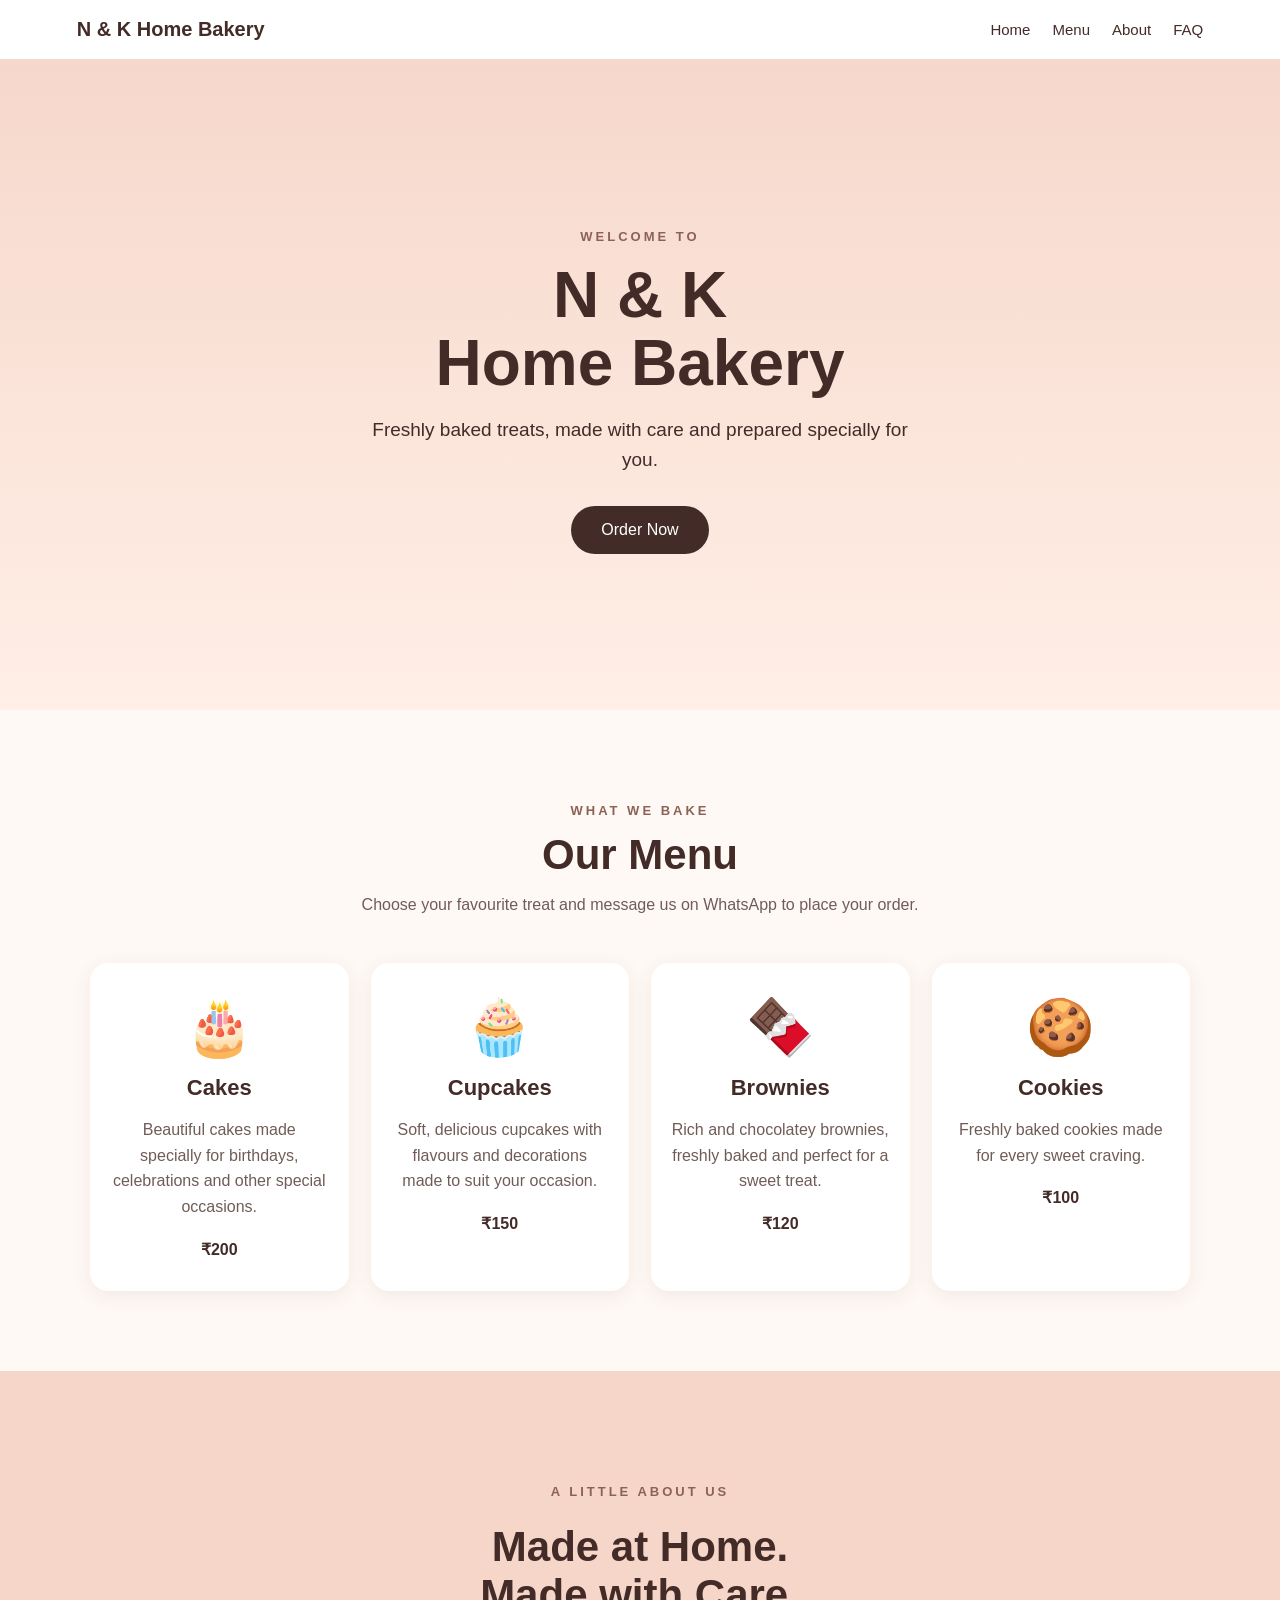
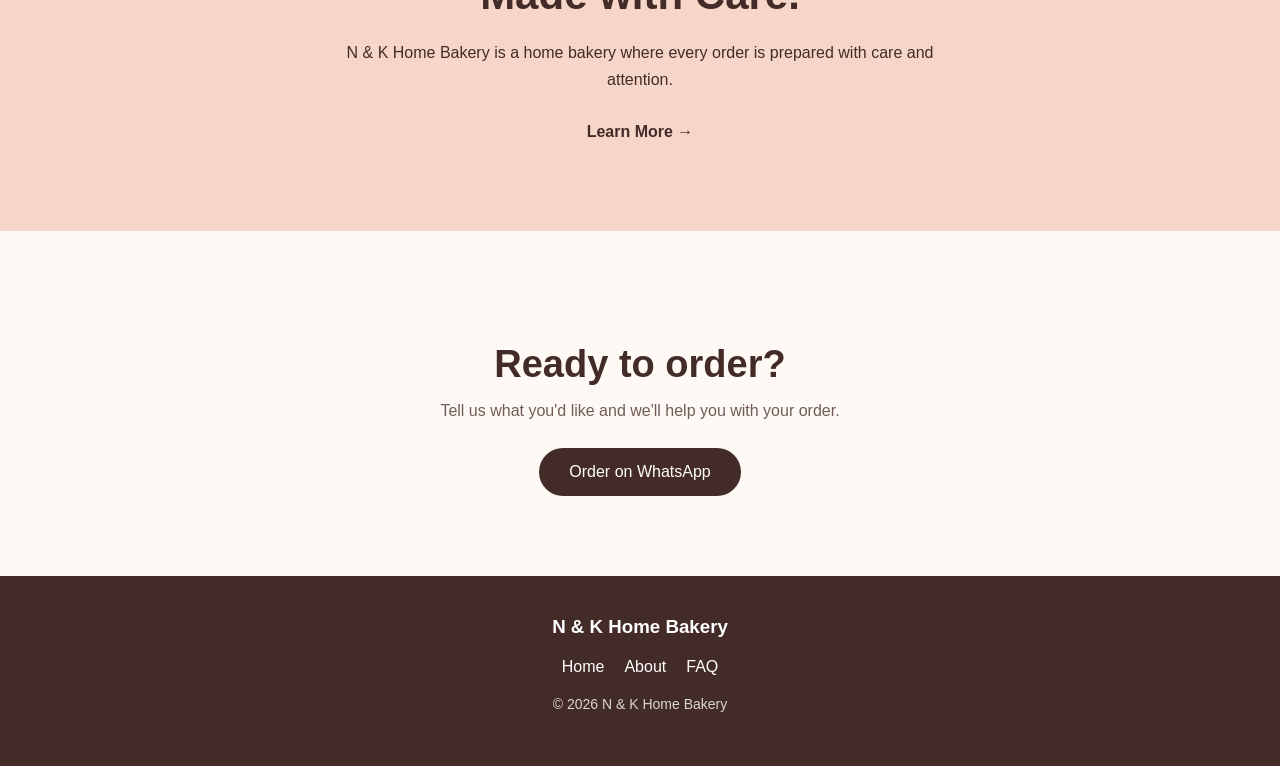
<file: index.html>
<!DOCTYPE html>
<html lang="en">

<head>
    <meta charset="UTF-8">
    <meta name="viewport" content="width=device-width, initial-scale=1.0">

    <title>N & K Home Bakery</title>

    <link rel="stylesheet" href="style.css">
</head>

<body>

    <!-- NAVIGATION -->

    <nav class="navbar">

        <div class="logo">
            N & K Home Bakery
        </div>

        <div class="nav-links">
            <a href="index.html">Home</a>
            <a href="#menu">Menu</a>
            <a href="about.html">About</a>
            <a href="faq.html">FAQ</a>
        </div>

    </nav>


    <!-- HERO -->

    <section class="hero">

        <div class="hero-content">

            <p class="small-title">WELCOME TO</p>

            <h1>N & K<br>Home Bakery</h1>

            <p class="hero-text">
                Freshly baked treats, made with care
                and prepared specially for you.
            </p>

            <a
                class="order-button"
                href="https://wa.me/917846822237?text=Hi%21%20I%27d%20like%20to%20place%20an%20order%20from%20N%20%26%20K%20Home%20Bakery."
                target="_blank">
                Order Now
            </a>

        </div>

    </section>


    <!-- MENU -->

    <section class="section" id="menu">

        <p class="section-label">WHAT WE BAKE</p>

        <h2>Our Menu</h2>

        <p class="section-intro">
            Choose your favourite treat and message us
            on WhatsApp to place your order.
        </p>


        <div class="menu-grid">


            <!-- CAKES -->

            <div class="menu-card">

                <div class="food-icon">🎂</div>

                <h3>Cakes</h3>

                <p>
                    Beautiful cakes made specially
                    for birthdays, celebrations and
                    other special occasions.
                </p>

                <span>₹200</span>

            </div>


            <!-- CUPCAKES -->

            <div class="menu-card">

                <div class="food-icon">🧁</div>

                <h3>Cupcakes</h3>

                <p>
                    Soft, delicious cupcakes with
                    flavours and decorations made
                    to suit your occasion.
                </p>

                <span>₹150</span>

            </div>


            <!-- BROWNIES -->

            <div class="menu-card">

                <div class="food-icon">🍫</div>

                <h3>Brownies</h3>

                <p>
                    Rich and chocolatey brownies,
                    freshly baked and perfect
                    for a sweet treat.
                </p>

                <span>₹120</span>

            </div>


            <!-- COOKIES -->

            <div class="menu-card">

                <div class="food-icon">🍪</div>

                <h3>Cookies</h3>

                <p>
                    Freshly baked cookies made
                    for every sweet craving.
                </p>

                <span>₹100</span>

            </div>

        </div>

    </section>


    <!-- ABOUT PREVIEW -->

    <section class="about-preview">

        <p class="section-label">A LITTLE ABOUT US</p>

        <h2>Made at Home.<br>Made with Care.</h2>

        <p>
            N & K Home Bakery is a home bakery
            where every order is prepared with
            care and attention.
        </p>

        <a class="text-button" href="about.html">
            Learn More →
        </a>

    </section>


    <!-- ORDER -->

    <section class="order-section">

        <h2>Ready to order?</h2>

        <p>
            Tell us what you'd like and we'll
            help you with your order.
        </p>

        <a
            class="order-button"
            href="https://wa.me/917846822237?text=Hi%21%20I%27d%20like%20to%20place%20an%20order%20from%20N%20%26%20K%20Home%20Bakery."
            target="_blank">
            Order on WhatsApp
        </a>

    </section>


    <!-- FOOTER -->

    <footer>

        <h3>N & K Home Bakery</h3>

        <div class="footer-links">
            <a href="index.html">Home</a>
            <a href="about.html">About</a>
            <a href="faq.html">FAQ</a>
        </div>

        <p>© 2026 N & K Home Bakery</p>

    </footer>


</body>
</html>
</file>
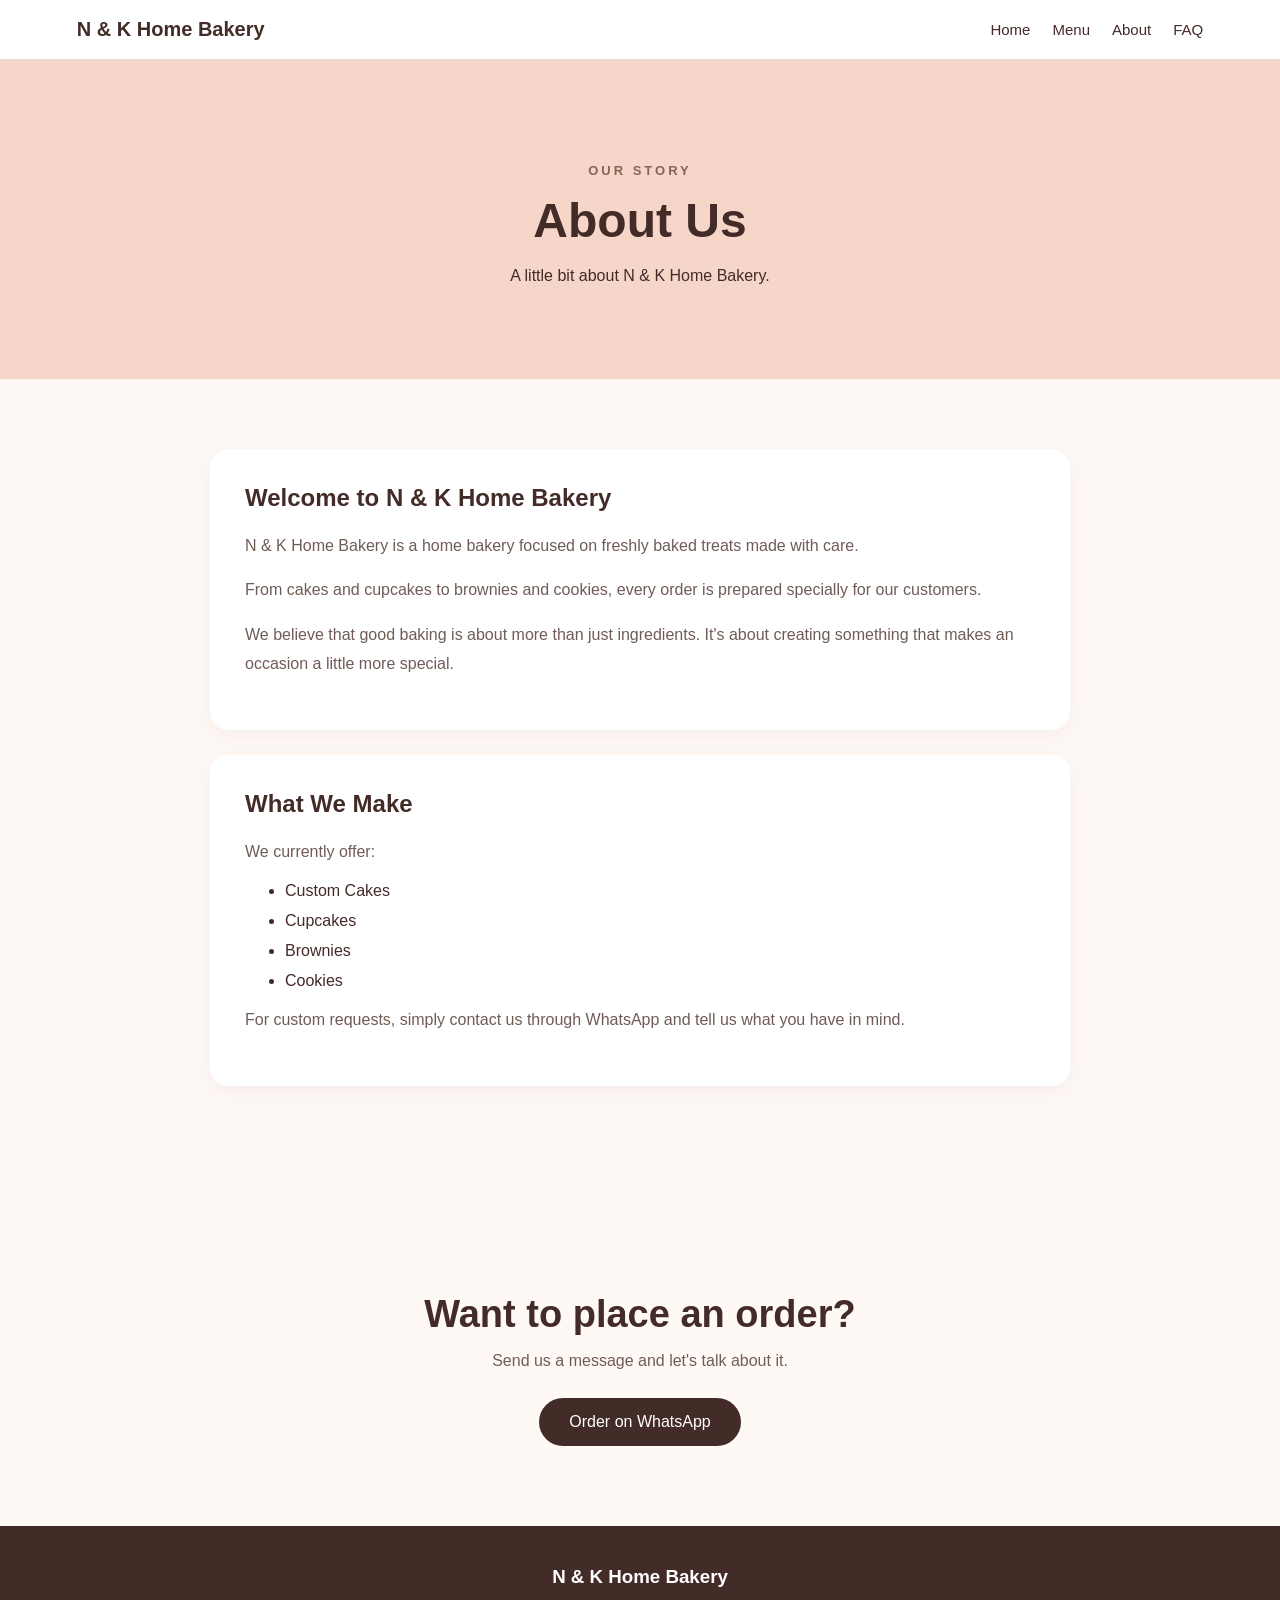
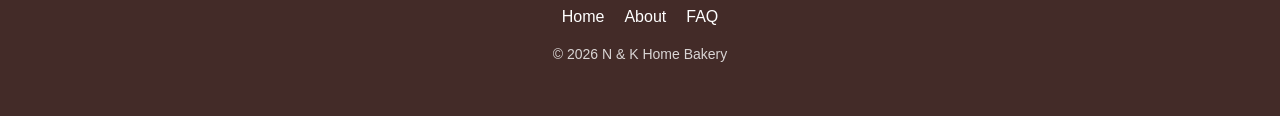
<file: about.html>
<!DOCTYPE html>
<html lang="en">

<head>

    <meta charset="UTF-8">
    <meta name="viewport" content="width=device-width, initial-scale=1.0">

    <title>About | N & K Home Bakery</title>

    <link rel="stylesheet" href="style.css">

</head>

<body>


    <!-- NAVIGATION -->

    <nav class="navbar">

        <div class="logo">
            N & K Home Bakery
        </div>

        <div class="nav-links">
            <a href="index.html">Home</a>
            <a href="index.html#menu">Menu</a>
            <a href="about.html">About</a>
            <a href="faq.html">FAQ</a>
        </div>

    </nav>


    <!-- PAGE HERO -->

    <section class="page-hero">

        <p class="section-label">OUR STORY</p>

        <h1>About Us</h1>

        <p>
            A little bit about N & K Home Bakery.
        </p>

    </section>


    <!-- ABOUT CONTENT -->

    <section class="about-page">

        <div class="about-box">

            <h2>Welcome to N & K Home Bakery</h2>

            <p>
                N & K Home Bakery is a home bakery
                focused on freshly baked treats made
                with care.
            </p>

            <p>
                From cakes and cupcakes to brownies
                and cookies, every order is prepared
                specially for our customers.
            </p>

            <p>
                We believe that good baking is about
                more than just ingredients. It's about
                creating something that makes an
                occasion a little more special.
            </p>

        </div>


        <div class="about-box">

            <h2>What We Make</h2>

            <p>
                We currently offer:
            </p>

            <ul>

                <li>Custom Cakes</li>

                <li>Cupcakes</li>

                <li>Brownies</li>

                <li>Cookies</li>

            </ul>

            <p>
                For custom requests, simply contact us
                through WhatsApp and tell us what you
                have in mind.
            </p>

        </div>

    </section>


    <!-- ORDER -->

    <section class="order-section">

        <h2>Want to place an order?</h2>

        <p>
            Send us a message and let's talk about it.
        </p>

        <a
            class="order-button"
            href="https://wa.me/917846822237?text=Hi%21%20I%27d%20like%20to%20place%20an%20order%20from%20N%20%26%20K%20Home%20Bakery."
            target="_blank">
            Order on WhatsApp
        </a>

    </section>


    <!-- FOOTER -->

    <footer>

        <h3>N & K Home Bakery</h3>

        <div class="footer-links">
            <a href="index.html">Home</a>
            <a href="about.html">About</a>
            <a href="faq.html">FAQ</a>
        </div>

        <p>© 2026 N & K Home Bakery</p>

    </footer>


</body>
</html>
</file>
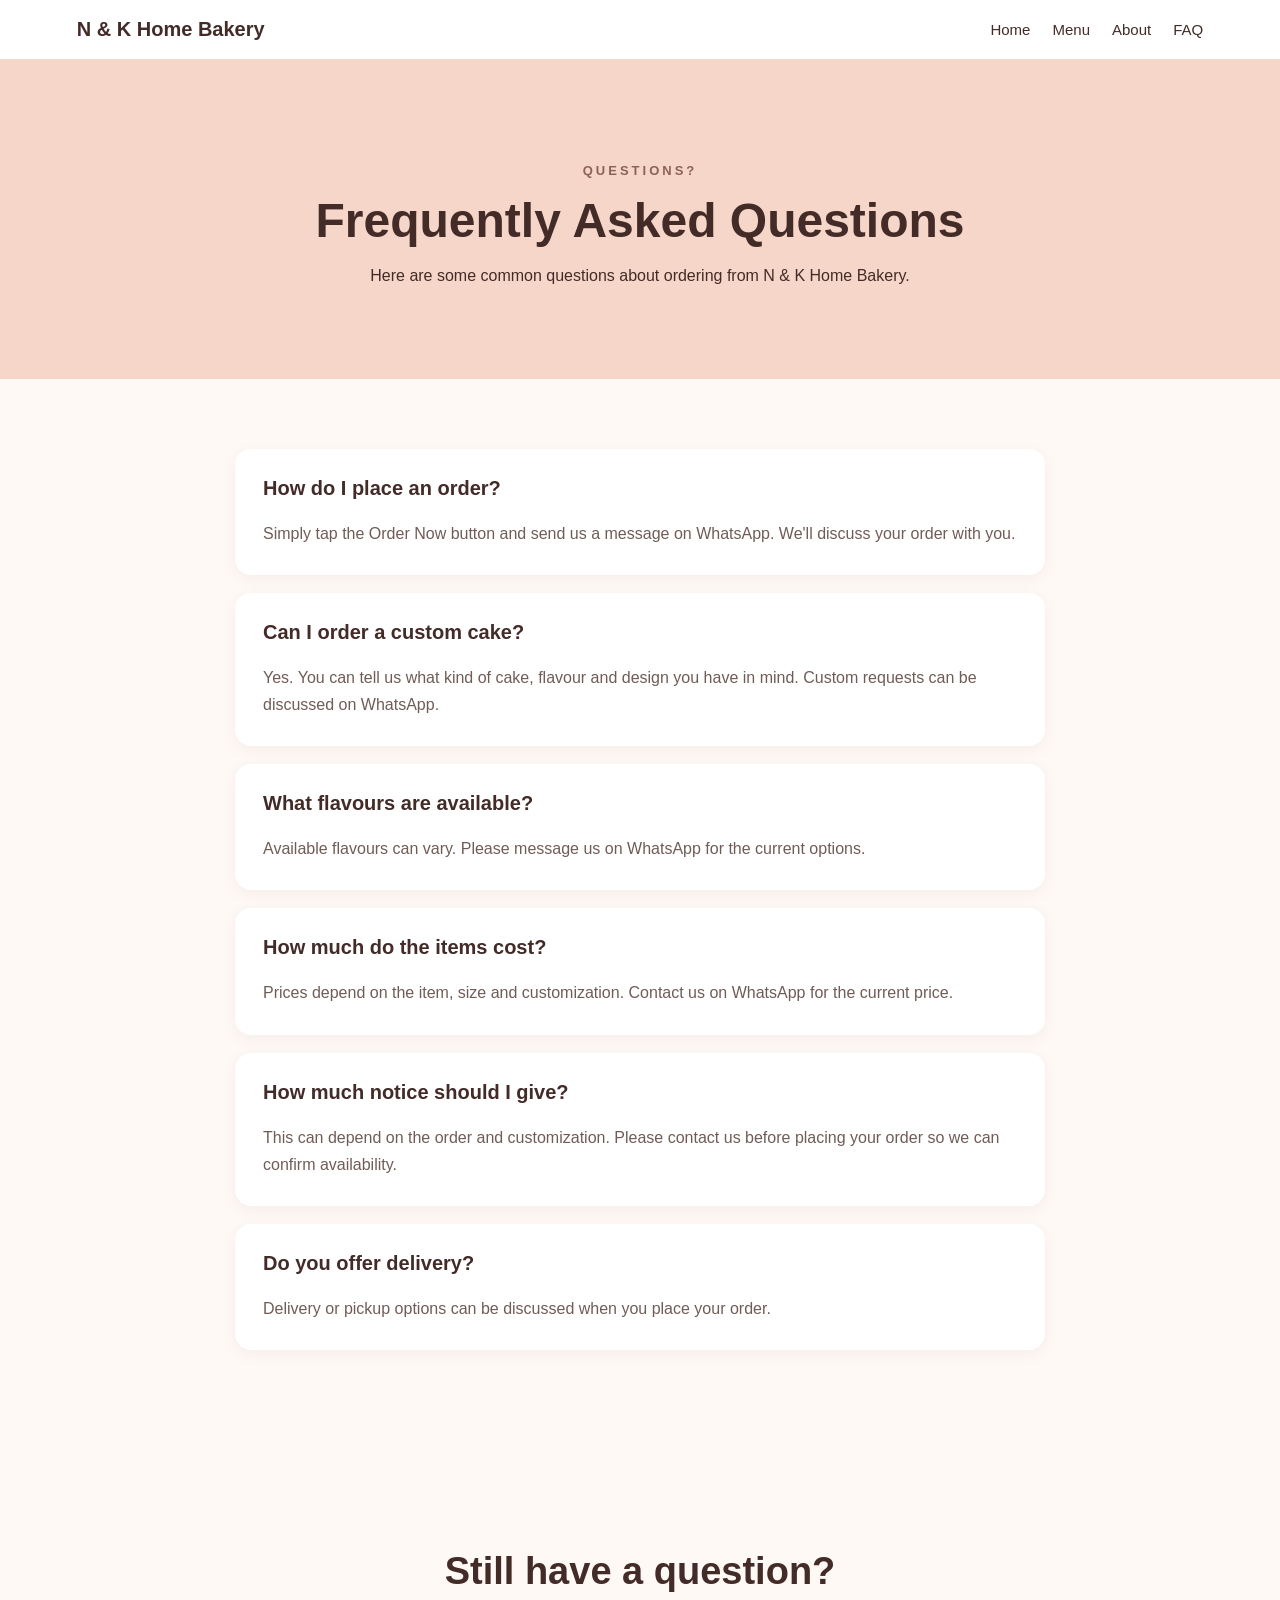
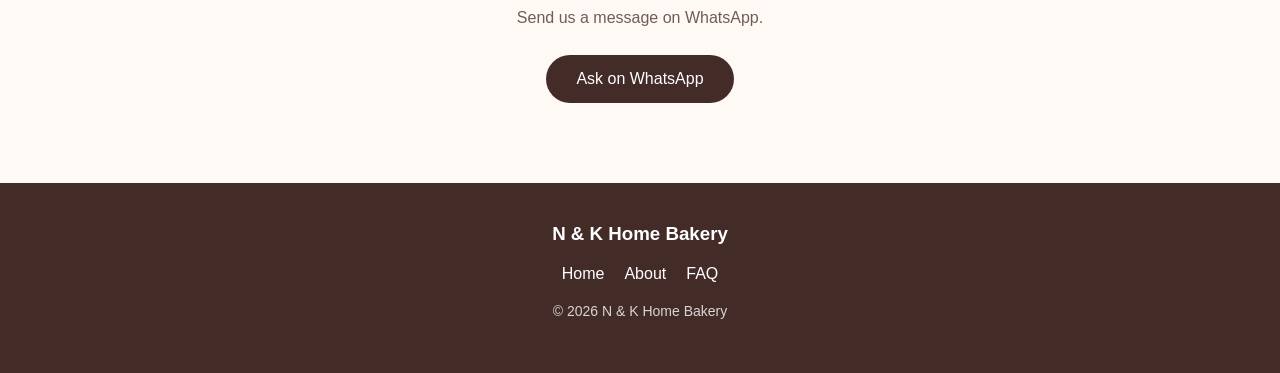
<file: faq.html>
<!DOCTYPE html>
<html lang="en">

<head>

    <meta charset="UTF-8">
    <meta name="viewport" content="width=device-width, initial-scale=1.0">

    <title>FAQ | N & K Home Bakery</title>

    <link rel="stylesheet" href="style.css">

</head>

<body>


    <!-- NAVIGATION -->

    <nav class="navbar">

        <div class="logo">
            N & K Home Bakery
        </div>

        <div class="nav-links">
            <a href="index.html">Home</a>
            <a href="index.html#menu">Menu</a>
            <a href="about.html">About</a>
            <a href="faq.html">FAQ</a>
        </div>

    </nav>


    <!-- PAGE HERO -->

    <section class="page-hero">

        <p class="section-label">QUESTIONS?</p>

        <h1>Frequently Asked Questions</h1>

        <p>
            Here are some common questions about
            ordering from N & K Home Bakery.
        </p>

    </section>


    <!-- FAQ -->

    <section class="faq-section">


        <div class="faq-item">

            <h3>How do I place an order?</h3>

            <p>
                Simply tap the Order Now button and
                send us a message on WhatsApp.
                We'll discuss your order with you.
            </p>

        </div>


        <div class="faq-item">

            <h3>Can I order a custom cake?</h3>

            <p>
                Yes. You can tell us what kind of cake,
                flavour and design you have in mind.
                Custom requests can be discussed on
                WhatsApp.
            </p>

        </div>


        <div class="faq-item">

            <h3>What flavours are available?</h3>

            <p>
                Available flavours can vary.
                Please message us on WhatsApp for
                the current options.
            </p>

        </div>


        <div class="faq-item">

            <h3>How much do the items cost?</h3>

            <p>
                Prices depend on the item, size and
                customization. Contact us on WhatsApp
                for the current price.
            </p>

        </div>


        <div class="faq-item">

            <h3>How much notice should I give?</h3>

            <p>
                This can depend on the order and
                customization. Please contact us
                before placing your order so we can
                confirm availability.
            </p>

        </div>


        <div class="faq-item">

            <h3>Do you offer delivery?</h3>

            <p>
                Delivery or pickup options can be
                discussed when you place your order.
            </p>

        </div>


    </section>


    <!-- STILL HAVE QUESTIONS -->

    <section class="order-section">

        <h2>Still have a question?</h2>

        <p>
            Send us a message on WhatsApp.
        </p>

        <a
            class="order-button"
            href="https://wa.me/917846822237?text=Hi%21%20I%20have%20a%20question%20about%20an%20order."
            target="_blank">
            Ask on WhatsApp
        </a>

    </section>


    <!-- FOOTER -->

    <footer>

        <h3>N & K Home Bakery</h3>

        <div class="footer-links">
            <a href="index.html">Home</a>
            <a href="about.html">About</a>
            <a href="faq.html">FAQ</a>
        </div>

        <p>© 2026 N & K Home Bakery</p>

    </footer>


</body>
</html>
</file>
<file: style.css>
* {
    box-sizing: border-box;
}

html {
    scroll-behavior: smooth;
}

body {
    margin: 0;
    font-family: Arial, sans-serif;
    background: #fff9f5;
    color: #432b28;
}


/* NAVIGATION */

.navbar {
    display: flex;
    justify-content: space-between;
    align-items: center;
    padding: 18px 6%;
    background: #ffffff;
    border-bottom: 1px solid #eadbd4;
    position: sticky;
    top: 0;
    z-index: 100;
}

.logo {
    font-size: 20px;
    font-weight: bold;
}

.nav-links {
    display: flex;
    gap: 22px;
}

.nav-links a {
    text-decoration: none;
    color: #432b28;
    font-size: 15px;
}


/* HERO */

.hero {
    min-height: 650px;

    display: flex;
    justify-content: center;
    align-items: center;

    text-align: center;

    padding: 70px 20px;

    background:
        linear-gradient(
            rgba(246, 214, 201, 0.95),
            rgba(255, 238, 230, 0.95)
        );
}

.hero-content {
    max-width: 700px;
}

.small-title,
.section-label {
    letter-spacing: 3px;
    font-size: 13px;
    font-weight: bold;
    color: #8c6257;
}

.hero h1 {
    font-size: 64px;
    line-height: 1.05;
    margin: 18px 0;
}

.hero-text {
    font-size: 19px;
    line-height: 1.6;
    max-width: 550px;
    margin: 0 auto 30px;
}


/* BUTTON */

.order-button {
    display: inline-block;

    padding: 15px 30px;

    background: #432b28;
    color: white;

    text-decoration: none;

    border-radius: 30px;

    font-size: 16px;

    transition: 0.2s;
}

.order-button:hover {
    transform: translateY(-2px);
}


/* GENERAL SECTIONS */

.section {
    padding: 80px 6%;
    text-align: center;
}

.section h2 {
    font-size: 42px;
    margin: 12px 0;
}

.section-intro {
    max-width: 600px;
    margin: 0 auto 45px;

    line-height: 1.7;

    color: #705c57;
}


/* MENU */

.menu-grid {
    max-width: 1100px;
    margin: auto;

    display: grid;

    grid-template-columns:
        repeat(4, 1fr);

    gap: 22px;
}

.menu-card {
    background: white;

    padding: 32px 20px;

    border-radius: 18px;

    box-shadow:
        0 5px 20px rgba(70, 40, 30, 0.08);

    transition: 0.2s;
}

.menu-card:hover {
    transform: translateY(-5px);
}

.food-icon {
    font-size: 55px;
    margin-bottom: 15px;
}

.menu-card h3 {
    font-size: 22px;
    margin: 10px 0;
}

.menu-card p {
    line-height: 1.6;
    color: #705c57;
}

.menu-card span {
    display: block;

    margin-top: 20px;

    font-weight: bold;
}


/* ABOUT PREVIEW */

.about-preview {
    padding: 90px 20px;

    text-align: center;

    background: #f6d6c9;
}

.about-preview h2 {
    font-size: 42px;
    margin: 15px 0;
}

.about-preview p {
    max-width: 600px;

    margin: 20px auto;

    line-height: 1.7;
}

.text-button {
    display: inline-block;

    margin-top: 10px;

    color: #432b28;

    font-weight: bold;

    text-decoration: none;
}


/* ORDER SECTION */

.order-section {
    padding: 80px 20px;

    text-align: center;
}

.order-section h2 {
    font-size: 38px;

    margin-bottom: 12px;
}

.order-section p {
    margin-bottom: 28px;

    color: #705c57;
}


/* PAGE HERO */

.page-hero {
    text-align: center;

    padding: 90px 20px;

    background: #f6d6c9;
}

.page-hero h1 {
    font-size: 48px;

    margin: 15px auto;

    max-width: 800px;
}

.page-hero p:last-child {
    max-width: 600px;

    margin: auto;

    line-height: 1.6;
}


/* ABOUT PAGE */

.about-page {
    max-width: 900px;

    margin: auto;

    padding: 70px 20px;
}

.about-box {
    background: white;

    padding: 35px;

    margin-bottom: 25px;

    border-radius: 18px;

    box-shadow:
        0 5px 20px rgba(70, 40, 30, 0.06);
}

.about-box h2 {
    margin-top: 0;
}

.about-box p {
    line-height: 1.8;

    color: #705c57;
}

.about-box li {
    margin: 12px 0;
}


/* FAQ */

.faq-section {
    max-width: 850px;

    margin: auto;

    padding: 70px 20px;
}

.faq-item {
    background: white;

    padding: 28px;

    margin-bottom: 18px;

    border-radius: 16px;

    box-shadow:
        0 4px 15px rgba(70, 40, 30, 0.06);
}

.faq-item h3 {
    margin-top: 0;

    font-size: 20px;
}

.faq-item p {
    line-height: 1.7;

    color: #705c57;

    margin-bottom: 0;
}


/* FOOTER */

footer {
    padding: 40px 20px;

    text-align: center;

    background: #432b28;

    color: white;
}

footer h3 {
    margin-top: 0;
}

.footer-links {
    display: flex;

    justify-content: center;

    gap: 20px;

    margin: 20px 0;
}

.footer-links a {
    color: white;

    text-decoration: none;
}

footer p {
    font-size: 14px;

    opacity: 0.8;
}


/* MOBILE */

@media (max-width: 800px) {

    .navbar {
        flex-direction: column;

        gap: 12px;
    }

    .nav-links {
        gap: 15px;
    }

    .menu-grid {
        grid-template-columns:
            repeat(2, 1fr);
    }

    .hero h1 {
        font-size: 48px;
    }
}


@media (max-width: 550px) {

    .menu-grid {
        grid-template-columns: 1fr;

        max-width: 350px;
    }

    .hero {
        min-height: 570px;
    }

    .hero h1 {
        font-size: 42px;
    }

    .hero-text {
        font-size: 17px;
    }

    .section h2 {
        font-size: 34px;
    }

    .about-preview h2 {
        font-size: 34px;
    }

    .page-hero h1 {
        font-size: 38px;
    }

    .nav-links {
        font-size: 14px;
    }
}
</file>
